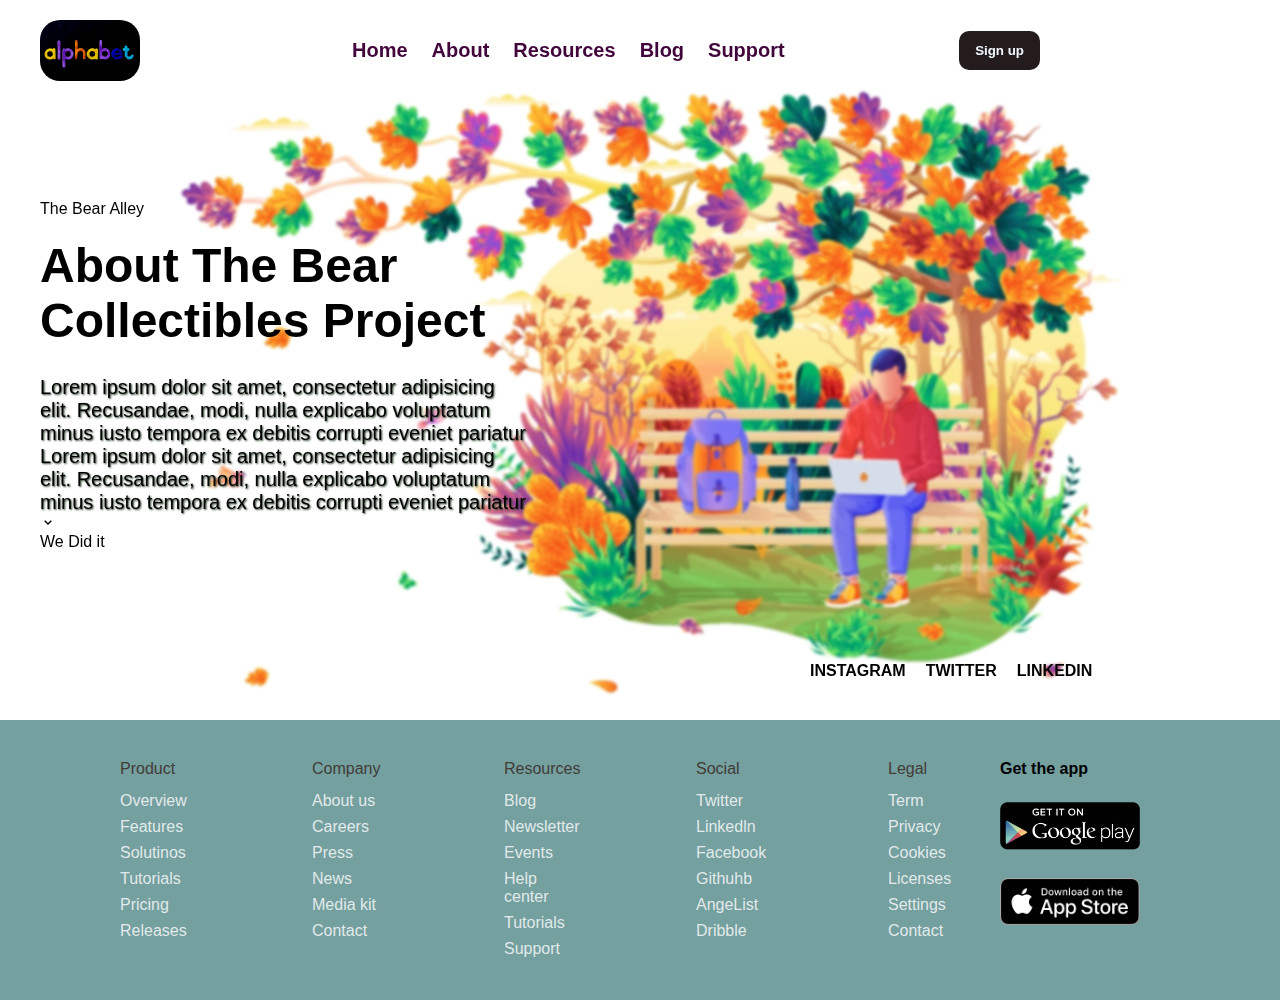
<file: page/about.html>
<!DOCTYPE html>
<html lang="en">
<head>
    <meta charset="UTF-8">
    <meta http-equiv="X-UA-Compatible" content="IE=edge">
    <meta name="viewport" content="width=device-width, initial-scale=1.0">
    <title>Bui Van Thanh Vinh - PS28645</title>
    <link href='https://unpkg.com/boxicons@2.1.4/css/boxicons.min.css' rel='stylesheet'>
    <link rel="stylesheet" href="/style.css">
</head>
<style>
    .footer{
        margin-top: 100px;
    }
    .header {
        position: relative;
       
        
    }
    .body-site{
        position: absolute;
        top: 200px;
        display: flex;
        width: 1200px;
        height: 480px;
    }
    .body-site .left-about {
        width: 50%;
        
     
    }
    .left-about .title {
        padding-top: 20px;
        font-size: 24px;
    }
    .left-about .content {
        padding-top: 28px;
        font-size: 20px;
        text-shadow: 1px 1px 2px rgb(32, 54, 32);
    
        
    }
    .body-site .right-about {
        width: 50%;
    }
    .body-site .right-about .social {
        position: absolute;
        bottom: 0;
    }
    .body-site .right-about .social ul {
        display: flex;
        padding-left: 160px;
    }
    .body-site .right-about .social ul li{
        
        list-style: none;
        padding: 0 10px;
    }
    .body-site .right-about .social ul li a {
        text-decoration: none;
        font-weight: bold;
        color: black;
    }
    .body-site .right-about .social ul li a:hover {
        border-bottom: solid 5px green;
        transition: 0.7s;
        color: green;
    }
    .right-about .picture img {
        width: 360px;
    }

    body{

    backdrop-filter: blur(1.5px);
    background-image: url(/img/img-1.jpg);
    background-repeat: no-repeat;
    background-position: center center;
    height: 760px;
    position: relative;
    
}
.footer {
    margin-top: 20px;
}
</style>
<body>
    <div class="container">
        <div class="nav">
            <div class="header">
                <div class="logo-header">
                    <img src="/img/pexels-magda-ehlers-1337386.jpg" alt="logo">
                </div>
                <div class="menu-header">
                    <ul>
                        <li><a href="/index.html">Home</a></li>
                        <li><a href="/page/about.html">About</a></li>
                        <li><a href="">Resources</a></li>
                        <li><a href="">Blog</a></li>
                        <li><a href="">Support</a></li>
                    </ul>
                </div>
                <div class="sign-up">
                    <a href="/page/login.html"><input class="login" type="button" value="Sign up"></a>
                </div>
                
            </div>
            
        </div>
        <div class="body-site">
            <div class="left-about">
                <div class="sub-title">
                    The Bear Alley
                </div>
                <div class="title">
                    <h1>About The Bear <br>
                        Collectibles Project</h1>
                </div>
                <div class="content">
                    <p>
                        Lorem ipsum dolor sit amet, consectetur adipisicing <br>
                         elit. Recusandae, modi, nulla explicabo voluptatum <br>
                          minus iusto tempora ex debitis corrupti eveniet pariatur <br>
                          Lorem ipsum dolor sit amet, consectetur adipisicing <br>
                          elit. Recusandae, modi, nulla explicabo voluptatum <br>
                           minus iusto tempora ex debitis corrupti eveniet pariatur
                          
                    </p>
                </div>
                <div class="we-did">
                    <i class='bx bx-chevron-down'></i>
                    <p>We Did it</p>
                </div>
    
            </div>
    
    
            <div class="right-about">

                <div class="social">
                    <ul>
                        <li><a href="#">INSTAGRAM</a></li>
                        <li><a href="#">TWITTER</a></li>
                        <li><a href="#">LINKEDIN</a></li>
                    </ul>
                </div>
            </div>
    
        </div>
    </div>
    

    <div class="footer">
        <div class="column-1">
            <div class="title">
                    <p>Product</p>
            </div>
            <ul>
                <li><a href="">Overview</a></li>
                <li><a href="">Features</a></li>
                <li><a href="">Solutinos</a></li>
                <li><a href="">Tutorials</a></li>
                <li><a href="">Pricing</a></li>
                <li><a href="">Releases</a></li>
            </ul>
            
        </div>
        <div class="column-2">
            <div class="title">
                    <p>Company</p>
            </div>
            <ul>
                <li><a href="">About us</a></li>
                <li><a href="">Careers</a></li>
                <li><a href="">Press</a></li>
                <li><a href="">News</a></li>
                <li><a href="">Media kit</a></li>
                <li><a href="">Contact</a></li>
            </ul>
            
        </div>

        <div class="column-3">
            <div class="title">
                    <p>Resources</p>
            </div>
            <ul>
                <li><a href="">Blog</a></li>
                <li><a href="">Newsletter</a></li>
                <li><a href="">Events</a></li>
                <li><a href="">Help center</a></li>
                <li><a href="">Tutorials</a></li>
                <li><a href="">Support</a></li>
            </ul>
            
        </div>

        <div class="column-4">
            <div class="title">
                    <p>Social</p>
            </div>
            <ul>
                <li><a href="">Twitter</a></li>
                <li><a href="">Linkedln</a></li>
                <li><a href="">Facebook</a></li>
                <li><a href="">Githuhb</a></li>
                <li><a href="">AngeList</a></li>
                <li><a href="">Dribble</a></li>
            </ul>
            
        </div>

        <div class="column-5">
            <div class="title">
                    <p>Legal</p>
            </div>
            <ul>
                <li><a href="">Term</a></li>
                <li><a href="">Privacy</a></li>
                <li><a href="">Cookies</a></li>
                <li><a href="">Licenses</a></li>
                <li><a href="">Settings</a></li>
                <li><a href="">Contact</a></li>
            </ul>
            
        </div>

        <div class="app">
                <div class="title-app">
                    Get the app
                </div>
                <div class="ch-play">
                    <a href="#"><img src="/img/googleplay.png" alt="Chplay"></a>
                </div>
                <div class="app-store">
                    <a href="#"><img src="/img/appstore.png" alt="Appstore"></a>
                </div>
        </div>
    </div>
</body>
</html>
</file>
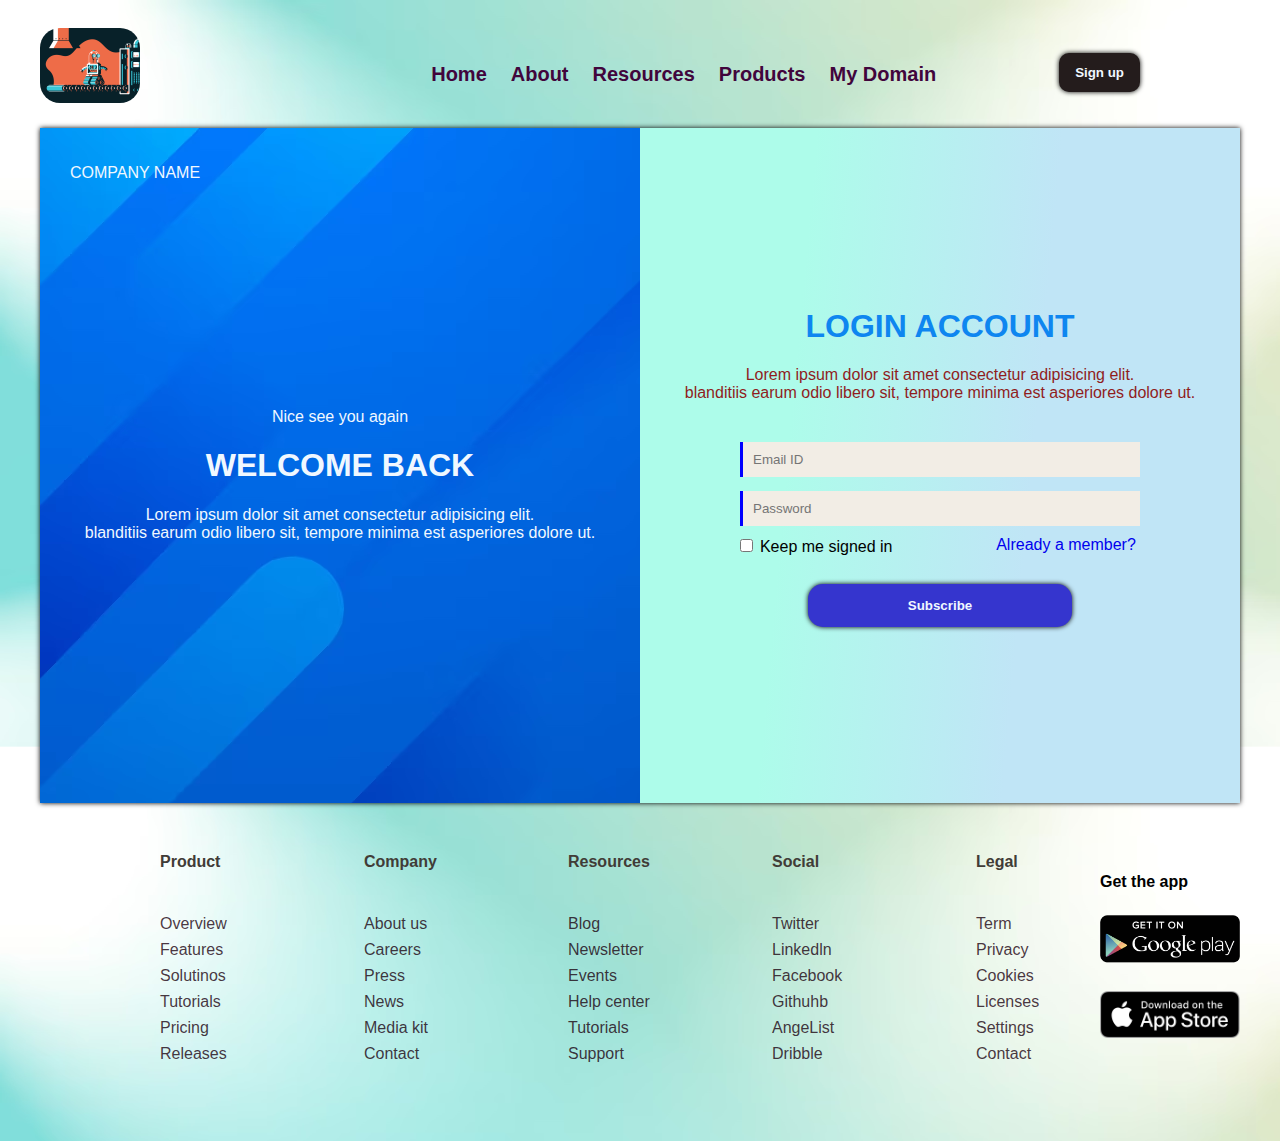
<file: page/login.html>
<!DOCTYPE html>
    <html lang="en">
    <head>
        <meta charset="UTF-8">
        <meta http-equiv="X-UA-Compatible" content="IE=edge">
        <meta name="viewport" content="width=device-width, initial-scale=1.0">
        <title>Login Form</title>
        <link rel="shortcut icon" href="https://img.freepik.com/free-vector/www-icon_23-2147934051.jpg?w=740&t=st=1676834757~exp=1676835357~hmac=5eed4b25ed407f253a1c1d71f9e2ed94872a7ae63d518bee13a6077777db8d74">
        <link href='https://unpkg.com/boxicons@2.1.4/css/boxicons.min.css' rel='stylesheet'>
    </head>
    <style>
        *{
            box-sizing: border-box;
            padding: 0;
            border: 0;
            font-family: sans-serif;

        }

        .container{
                margin: 0 auto;
                max-width: 1200px;
        }

    body{
        background-image: url(../img/background-image.avif);
        background-size: 100%;
    }
    /* HEADER CSS */

    .header{
        height: 120px;
        display: flex;
        position: relative;
        
        
    }
    .nav{
        height: 700px;
    }
    .section-1{
        height: 300px;
        margin-top: 40px;
        margin-bottom: 80px;
    }
    .header .logo-header {
        width: 25%;
    }
    .header .menu-header{
        width: 55%;
    
        

        
    }
    .header .menu-header ul{
    
        list-style: none;
        display: flex;
        transition: all 0.3 ease-in;
        padding-left: 12%;
        
    }
    .header .menu-header ul a {

        padding: 0 12px;
        text-decoration: none;
        line-height: 100px;
        font-size: 20px;
        font-weight: bold;
        color: rgb(65, 5, 60);    
        transition: 0.7s;
        
    }
    .header .menu-header ul a:hover {
        border-bottom: 5px solid rgb(161, 127, 127);
        font-size: 25px;
        color: rgb(180, 13, 97);
        transition: 0.7s;
    }

    .logo-header img{
        margin-top: 20px;
        width: 100px;
        left: 0;
        border-radius: 20px;
    }
    .header .sign-up{
        width: 20%;
        
    }
    .header .sign-up input:hover{
    transition: 0.8s;
    background-color: wheat ;
    color: rgb(73, 7, 27);
    }
    
    .sign-up input{
        
        padding: 12px 16px;
        position: absolute;
        right: 100px;
        bottom: 30%;
        color: aliceblue;
        background-color: rgb(36, 28, 28);
        border-radius: 10px;
        font-weight: bold;
    }


    /* END HEADER    */
        .login{
            margin: 0 auto;
            box-shadow: 0px 0px 5px black;
            display: flex;
            max-width: 1200px;
            
            
        }
        .left-item{
            width: 50%;
            width: 658px;
            height: 675px;
            background-image: url(../img/gradient-dynamic-blue-lines-background_23-2148995756.avif);
            float: left;
            position: relative;
            color: aliceblue;
        }
        .left-item .title-top {
            position: absolute;
            left: 30px;
            top: 20px;
        }
        .left-item> .sub-title-center{
            text-align: center;
            margin-top: 280px;
            
        }
        .left-item .title-center {
            text-align: center;
        }
        .left-item .text-title{
            margin: 0 auto;
            text-align: center;
        }

        .right-item{
            width: 50%;
            background-color: bisque;
            float: left;
            width: 658px;
            height: 675px;
            text-align: center;
            background-image: linear-gradient( 95.2deg, rgba(173,252,234,1) 26.8%, rgba(192,229,246,1) 64% );
            
        }
        .right-item .title{
            margin-top: 180px;
            color: rgb(14, 134, 240);
        }
        .right-item .sub-title{
            color: rgb(144, 29, 29);
        }
        .right-item .form-login{
            padding-top: 40px;
    
        }
        .right-item .form-login input {
            padding: 10px;
            width: 400px;    

        }
        .right-item .form-login input:active{
            transform: scale(0.99);
        }

        .right-item .form-login .box-1{
            margin-bottom: 14px;
            background-color: rgb(242, 237, 229);
            border-left: solid 3px blue;
            outline: none;
        }
        .right-item .form-login .box-2{
            background-color: rgb(242, 237, 229);
            padding-top: 10px;
            border-left: solid 3px blue;
            outline: none;
        }
        .right-item .text-keep {
            margin-top: 10px;   
            position: relative;
            right: 0;


        }
        .right-item .text-keep .left{
            position: absolute;
            width: 50%;
            left: 24px;
        }
        .right-item .text-keep .right{
            width: 50%;
            position: absolute;
            right: 24px;

        }
        .right-item .text-keep .right a{
            text-decoration: none;
        }
        .bottom-subscribe{
            padding-top: 48px;
        }
        .right-item .bottom-subscribe input{
            padding: 14px 100px;
            border-radius: 15px;
            color: aliceblue;
            background-color: rgb(53, 53, 206);
            font-weight: bold;
            transition: all 0.9s linear;    
        }
        .right-item .bottom-subscribe input:hover{
            background-color: aqua;
            color: rgb(56, 50, 50); 
            font-weight: bold;
            cursor: pointer;

        }
        .footer{
        height: 300px;
        display: flex;
        border: 10px 10px 10px;
        max-width: 1200px;
        margin: 30px auto 0 auto;
        }
        .footer ul li {
            list-style: none;
            padding: 4px 0;
        }
        .footer ul li a {
            text-decoration: none;
            color: rgba(27, 2, 15, 0.8);
        }
        .footer ul li a:hover{  
            color: rgb(133, 88, 88);
            border-bottom: solid 2px black;
        }   
        .footer .column-1,
        .footer .column-2,
        .footer .column-3,
        .footer .column-4,      
        .footer .column-5{
            width: 18%;
            padding-top: 4px ;
            padding-left: 120px;
        }
        .footer .title {
            color: rgb(65, 60, 55);
            padding-bottom: 8px;
            font-weight: bold;
            
        }
        .footer .title p{
            transition: all 0.3s linear;
        }
        .footer .title p:hover{
            color: #371274;
            border-left: solid 2px red;
            padding-left: 2px;
            
        }

        .footer .app{
            padding-left: 40px;
            padding-top: 40px ;
        }
        .footer .app .title-app{
            font-weight: bold;
        }
        .footer .app img{
            padding-top: 20px;
            width: 140px;
        }
    </style>
    <body>
        <div class="container">
                <div class="header">
                    <div class="logo-header">
                        <img src="../img/geometric-robot-transporter-large.gif" alt="logo">
                    </div>
                    <div class="menu-header">
                        <ul>
                            <li><a href="../index.html">Home</a></li>
                        <li><a href="./about.html">About</a></li>
                        <li><a href="#">Resources</a></li>
                        <li><a href="./product.html">Products</a></li>
                        <li><a href="./mydomain.html">My Domain</a></li>
                        </ul>
                    </div>
                    <div class="sign-up">
                        <a href="./login.html"><input class="login" type="button" value="Sign up"></a>
                    </div>
                    
                </div>
            </div>
            <div class="login">
                <div class="left-item">
                    <div class="title-top">
                        <p>COMPANY NAME</p>
                    </div>
                    <div class="sub-title-center">
                        <p>Nice see you again</p>
                    </div>
                    <div class="title-center">
                        <h1>WELCOME BACK</h1>
                    </div>
                    <div class="text-title">
                        Lorem ipsum dolor sit amet consectetur adipisicing elit. <br>
                        blanditiis earum odio libero sit, tempore minima est asperiores dolore ut. 
                    </div>
                </div>
                <div class="right-item">
                    <div class="title">
                        <h1>LOGIN ACCOUNT</h1>
                    </div>
                    <div class="sub-title">
                        Lorem ipsum dolor sit amet consectetur adipisicing elit. <br>
                        blanditiis earum odio libero sit, tempore minima est asperiores dolore ut. 
                    </div>
                    <div class="form-login">
                        <input class="box-1" type="text" id="" placeholder="Email ID"><br>
                        <input class="box-2" type="password" id="" placeholder="Password"><br>
                    </div>
                    <div class="text-keep">
                        <div class="left">
                            <input type="checkbox">
                            Keep me signed in
                        </div>
                        <div class="right">
                            <a href="#">Already a member?</a>
                        </div>
        
                    </div>
                    <div class="bottom-subscribe" >
                        <input class="login" type="button" value="Subscribe">
                    </div>
                </div>
            </div>

            <!-- FOOTER -->

            <div class="footer">
                <div class="column-1">
                    <div class="title">
                            <p>Product</p>
                    </div>
                    <ul>
                        <li><a href="#">Overview</a></li>
                        <li><a href="#">Features</a></li>
                        <li><a href="#">Solutinos</a></li>
                        <li><a href="#">Tutorials</a></li>
                        <li><a href="#">Pricing</a></li>
                        <li><a href="#">Releases</a></li>
                    </ul>
                    
                </div>
                <div class="column-2">
                    <div class="title">
                            <p>Company</p>
                    </div>
                    <ul>
                        <li><a href="#">About us</a></li>
                        <li><a href="#">Careers</a></li>
                        <li><a href="#">Press</a></li>
                        <li><a href="#">News</a></li>
                        <li><a href="#">Media kit</a></li>
                        <li><a href="#">Contact</a></li>
                    </ul>
                    
                </div>
        
                <div class="column-3">
                    <div class="title">
                            <p>Resources</p>
                    </div>
                    <ul>
                        <li><a href="#">Blog</a></li>
                        <li><a href="#">Newsletter</a></li>
                        <li><a href="#">Events</a></li>
                        <li><a href="#">Help center</a></li>
                        <li><a href="#">Tutorials</a></li>
                        <li><a href="#">Support</a></li>
                    </ul>
                    
                </div>
        
                <div class="column-4">
                    <div class="title">
                            <p>Social</p>
                    </div>
                    <ul>
                        <li><a href="">Twitter</a></li>
                        <li><a href="">Linkedln</a></li>
                        <li><a href="">Facebook</a></li>
                        <li><a href="">Githuhb</a></li>
                        <li><a href="">AngeList</a></li>
                        <li><a href="">Dribble</a></li>
                    </ul>
                    
                </div>
        
                <div class="column-5">
                    <div class="title">
                            <p>Legal</p>
                    </div>
                    <ul>
                        <li><a href="">Term</a></li>
                        <li><a href="">Privacy</a></li>
                        <li><a href="">Cookies</a></li>
                        <li><a href="">Licenses</a></li>
                        <li><a href="">Settings</a></li>
                        <li><a href="">Contact</a></li>
                    </ul>
                    
                </div>
        
                <div class="app">
                        <div class="title-app">
                            Get the app
                        </div>
                        <div class="ch-play">
                            <a href="#"><img src="../img/googleplay.png" alt="Chplay"></a>
                        </div>
                        <div class="app-store">
                            <a href="#"><img src="../img/appstore.png" alt="Appstore"></a>
                        </div>
                </div>
            </div>
            
        </div>

        
    </body>
    </html>
</file>
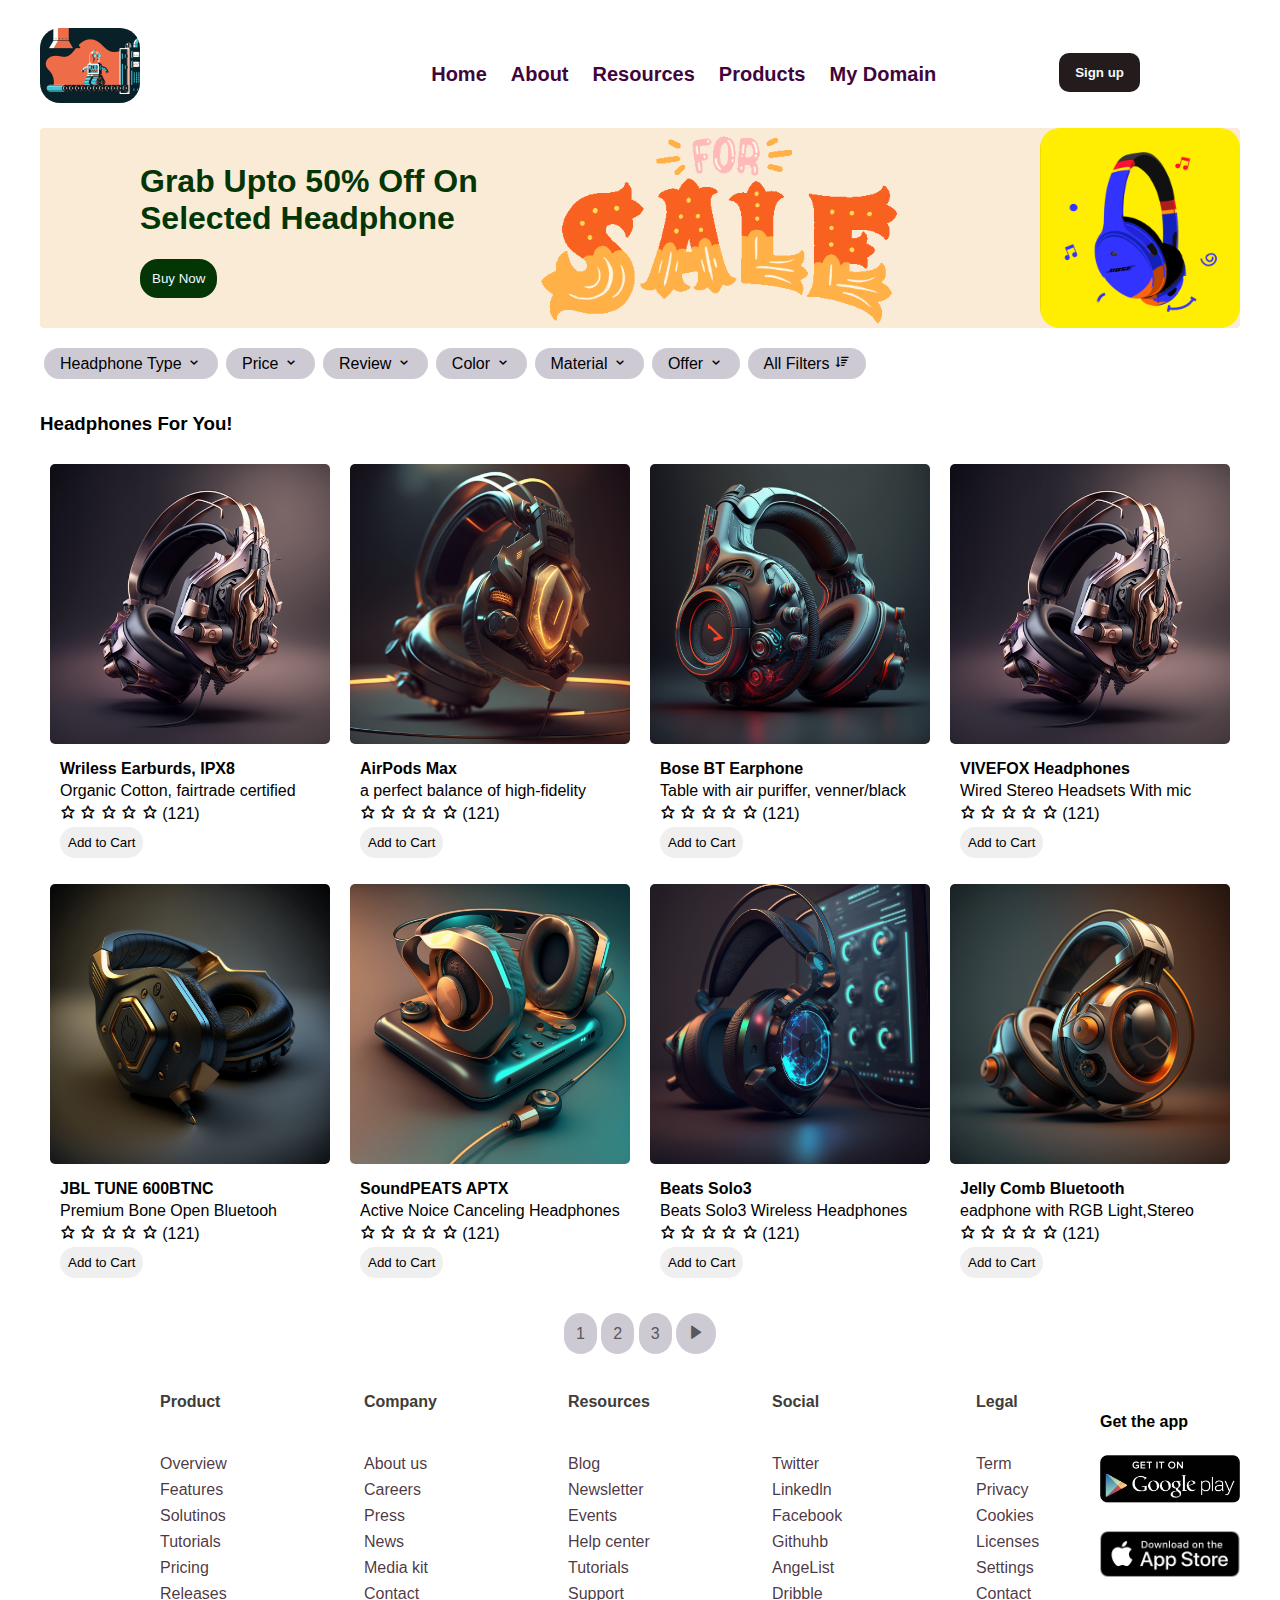
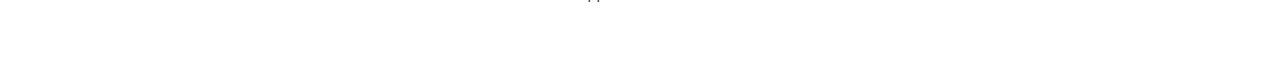
<file: page/product.html>
<!DOCTYPE html>
<html lang="en">
<head>
    <meta charset="UTF-8">
    <meta http-equiv="X-UA-Compatible" content="IE=edge">
    <meta name="viewport" content="width=device-width, initial-scale=1.0">
    <title>Product</title>
    <link rel="shortcut icon" href="https://img.freepik.com/free-vector/www-icon_23-2147934051.jpg?w=740&t=st=1676834757~exp=1676835357~hmac=5eed4b25ed407f253a1c1d71f9e2ed94872a7ae63d518bee13a6077777db8d74">
    <link href='https://unpkg.com/boxicons@2.1.4/css/boxicons.min.css' rel='stylesheet'>
</head>
<style>
    *{
        box-sizing: border-box;
        padding: 0;
        border: 0;
        font-family: sans-serif;

    }

    .container{
            margin: 0 auto;
            max-width: 1200px;
    }

body{
    background-size: 100%;
}
/* HEADER CSS */

.header{
    height: 120px;
    display: flex;
    position: relative;
    
    
}
.nav{
    height: 700px;
}
.section-1{
    height: 300px;
    margin-top: 40px;
    margin-bottom: 80px;
}
.header .logo-header {
    width: 25%;
}
.header .menu-header{
    width: 55%;

    

    
}
.header .menu-header ul{

    list-style: none;
    display: flex;
    transition: all 0.3 ease-in;
    padding-left: 12%;
    
}
.header .menu-header ul a {

    padding: 0 12px;
    text-decoration: none;
    line-height: 100px;
    font-size: 20px;
    font-weight: bold;
    color: rgb(65, 5, 60);    
    transition: 0.7s;
    
}
.header .menu-header ul a:hover {
    border-bottom: 5px solid rgb(161, 127, 127);
    font-size: 25px;
    color: rgb(180, 13, 97);
    transition: 0.7s;
}

.logo-header img{
    margin-top: 20px;
    width: 100px;
    left: 0;
    border-radius: 20px;
}
.header .sign-up{
    width: 20%;
    
}
.header .sign-up input:hover{
    transition: 0.8s;
    background-color: wheat ;
    color: rgb(73, 7, 27);
}
.sign-up input{
    
    padding: 12px 16px;
    position: absolute;
    right: 100px;
    bottom: 30%;
    color: aliceblue;
    background-color: rgb(36, 28, 28);
    border-radius: 10px;
    font-weight: bold;
}


/* END HEADER    */
   
    .footer{
    height: 300px;
    display: flex;
    border: 10px 10px 10px;
    max-width: 1200px;
    margin: 30px auto 0 auto;
    }
    .footer ul li {
        list-style: none;
        padding: 4px 0;
    }
    .footer ul li a {
        text-decoration: none;
        color: rgba(27, 2, 15, 0.8);
    }
    .footer ul li a:hover{  
        color: rgb(133, 88, 88);
        border-bottom: solid 2px black;
    }   
    .footer .column-1,
    .footer .column-2,
    .footer .column-3,
    .footer .column-4,      
    .footer .column-5{
        width: 18%;
        padding-top: 4px ;
        padding-left: 120px;
    }
    .footer .title {
        color: rgb(65, 60, 55);
        padding-bottom: 8px;
        font-weight: bold;
        
    }
    .footer .title p{
        transition: all 0.3s linear;
    }
    .footer .title p:hover{
        color: #371274;
        border-left: solid 2px red;
        padding-left: 2px;
        
    }

    .footer .app{
        padding-left: 40px;
        padding-top: 40px ;
    }
    .footer .app .title-app{
        font-weight: bold;
    }
    .footer .app img{
        padding-top: 20px;
        width: 140px;
    }
    .section-product{
        max-width: 1200px;
        margin: 0 auto;
    }
    .header-product {
        padding-left: 100px;
        height: 200px;
        background-color: antiquewhite;
        background-size: 1200px;
        background-position: center center;
        position: relative;
        border-radius: 4px;

    }
    .sale-gif {
        position: absolute;
        right: 340px;
        top: 0px;
    }
    .sale-gif img {
      
        height: 200px;
    }
    .headphone-gif {
        position: absolute;
        right: 0px;
        top: 0px;
    }
    .headphone-gif img {
        width: 200px;
        height: 200px;
        border-radius: 20px;
    }
    .header-product .title-product{
        padding-top: 14px;
        color: rgb(4, 53, 4);
        
    }
    .header-product .button-buy button{
        padding: 12px;
        border-radius: 18px;
        color: aliceblue;
        background-color: rgb(4, 53, 4);
        transition: all 0.3s linear;
    }
    .header-product .button-buy button:hover{
        background-color: #a6b2c5;
        box-shadow: 0 0 0 5px #3b83f65f;
        color: #1b0505;
    }
    .item-choose ul{
        display: flex;
        list-style: none;
    }
    .item-choose ul a {
        padding: 4px;
        text-decoration: none;
    }
    .item-choose ul a li{
        background-color: #cecad4;
        color: black;

        padding: 6px 16px;
        border-radius: 16px;
    }
    .title-product-card{
        color: black;
        margin-top: 30px;

    }
    .list-product{
        display: flex;
    }
    .list-product .product{
        margin: 10px 10px;
        width: 280px;
        height: 400px;
        border-radius: 10px;
        transition: all 0.1s linear;
        

    }
    .list-product .product:hover{
        box-shadow: 0 0  8px rgb(75, 50, 50);

    }
    .info-product{
        padding-left: 10px;
        
    }
    
    .product .img-product img{
        width: 280px;
        height: 280px;
        margin-bottom: 12px;
        border-radius: 5px;
    }
    .product .name-product {
        font-weight: bold;
        padding-bottom: 4px;
    }

    .product .describe-product{
        padding-bottom: 4px;
    }
    .product .rate-product {
        padding-bottom: 4px;
    }
    .product .add-to-card button{
        padding: 8px;
        border-radius: 15px;
        transition: all 0.2s linear;

    }
    .product .add-to-card button:hover{
        background-color: rgb(4, 51, 4);
        color: white;
    }
    .page-navigation {
        margin-top: 30px;
        text-align: center;
    }
    .page-navigation a{
        padding: 12px;
        text-decoration: none;
        background-color: #cecad4;
        border-radius: 80px;
        color: #59565c;
    }
    .page-navigation a:hover{
        background-color: rgb(35, 65, 5);
        color: aliceblue;
    }
</style>
<body>
    <div class="container">
            <div class="header">
                <div class="logo-header">
                    <img src="../img/geometric-robot-transporter-large.gif" alt="logo">
                </div>
                <div class="menu-header">
                    <ul>
                        <li><a href="../index.html">Home</a></li>
                        <li><a href="./about.html">About</a></li>
                        <li><a href="#">Resources</a></li>
                        <li><a href="./product.html">Products</a></li>
                        <li><a href="./mydomain.html">My Domain</a></li>
                    </ul>
                </div>
                <div class="sign-up">
                    <a href="./login.html"><input class="login" type="button" value="Sign up"></a>
                </div>
                
            </div>
        </div>
        <!-- END HEADER -->
        <div class="section-product">
            <div class="header-product">
                <div class="title-product">
                    <h1>Grab Upto 50% Off On <br>
                    Selected Headphone</h1>
                </div>
                <div class="button-buy">
                    <button>Buy Now</button>
                </div>
                <div class="sale-gif">
                    <img src="../img/sale.gif" alt="Sale img">
                </div>
                <div class="headphone-gif">
                    <img src="../img/headphone.gif" alt="Headphone img">
                </div>
            </div>
            <div class="item-choose">
                <ul>
                    <a href="#"><li>Headphone Type <i class='bx bx-chevron-down'></i></li></a>
                    <a href="#"><li>Price <i class='bx bx-chevron-down'></i></li></a>
                    <a href="#"><li>Review <i class='bx bx-chevron-down'></i></li></a>
                    <a href="#"><li>Color <i class='bx bx-chevron-down'></i></li></a>
                    <a href="#"><li>Material <i class='bx bx-chevron-down'></i></li></a>
                    <a href="#"><li>Offer <i class='bx bx-chevron-down'></i></li></a>
                    <a href="#"><li>All Filters <i class='bx bx-sort-down' ></i></li></a>
                </ul>
            </div>
            <div class="title-product-card">
                <h3>Headphones For You!</h3>
            </div>
            <div class="list-product">
                <!-- LIST PRODUCT-1-->
                <div class="product">
                    <div class="img-product">
                        <img src="../img/headphone-1.png" alt="img product">
                    </div>
                   <div class="info-product">
                        <div class="name-product">
                            Wriless Earburds, IPX8
                        </div>
                        <div class="describe-product">
                            Organic Cotton, fairtrade certified
                        </div>
                        <div class="rate-product">
                            <i class='bx bx-star'></i>
                            <i class='bx bx-star'></i>
                            <i class='bx bx-star'></i>
                            <i class='bx bx-star'></i>
                            <i class='bx bx-star'></i>
                            (121)
                        </div>
                        <div class="add-to-card">
                            <a href="./productcard.html"><button>Add to Cart</button></a>
                        </div>
                   </div>
                </div>

                <div class="product">
                    <div class="img-product">
                        <img src="../img/headphone-2.png" alt="img product">
                    </div>
                   <div class="info-product">
                        <div class="name-product">
                            AirPods Max
                        </div>
                        <div class="describe-product">
                            a perfect balance of high-fidelity 
                        </div>
                        <div class="rate-product">
                            <i class='bx bx-star'></i>
                            <i class='bx bx-star'></i>
                            <i class='bx bx-star'></i>
                            <i class='bx bx-star'></i>
                            <i class='bx bx-star'></i>
                            (121)
                        </div>
                        <div class="add-to-card">
                            <a href="./productcard.html"><button>Add to Cart</button></a>
                        </div>
                   </div>
                </div>
                
                <div class="product">
                    <div class="img-product">
                        <img src="../img/headphone-3.png" alt="img product">
                    </div>
                   <div class="info-product">
                        <div class="name-product">
                            Bose BT Earphone
                        </div>
                        <div class="describe-product">
                            Table with air puriffer, venner/black
                        </div>
                        <div class="rate-product">
                            <i class='bx bx-star'></i>
                            <i class='bx bx-star'></i>
                            <i class='bx bx-star'></i>
                            <i class='bx bx-star'></i>
                            <i class='bx bx-star'></i>
                            (121)
                        </div>
                        <div class="add-to-card">
                            <a href="./productcard.html"><button>Add to Cart</button></a>
                        </div>
                   </div>
                </div>

                <div class="product">
                    <div class="img-product">
                        <img src="../img/headphone-1.png" alt="img product">
                    </div>
                   <div class="info-product">
                        <div class="name-product">
                            VIVEFOX Headphones
                        </div>
                        <div class="describe-product">
                            Wired Stereo Headsets With mic
                        </div>
                        <div class="rate-product">
                            <i class='bx bx-star'></i>
                            <i class='bx bx-star'></i>
                            <i class='bx bx-star'></i>
                            <i class='bx bx-star'></i>
                            <i class='bx bx-star'></i>
                            (121)
                        </div>
                        <div class="add-to-card">
                            <a href="../productcard.html"><button>Add to Cart</button></a>
                        </div>
                   </div>
                </div>

            </div>
                      
            
<!-- LIST PRODUCT-2 -->
            <div class="list-product">
                <div class="product">
                    <div class="img-product">
                        <img src="../img/IMG4.png" alt="img product">
                    </div>
                   <div class="info-product">
                        <div class="name-product">
                            JBL TUNE 600BTNC
                        </div>
                        <div class="describe-product">
                            Premium Bone Open Bluetooh
                        </div>
                        <div class="rate-product">
                            <i class='bx bx-star'></i>
                            <i class='bx bx-star'></i>
                            <i class='bx bx-star'></i>
                            <i class='bx bx-star'></i>
                            <i class='bx bx-star'></i>
                            (121)
                        </div>
                        <div class="add-to-card">
                            <a href="./productcard.html"><button>Add to Cart</button></a>
                        </div>
                   </div>
                </div>

                <div class="product">
                    <div class="img-product">
                        <img src="../img/img5.png" alt="img product">
                    </div>
                   <div class="info-product">
                        <div class="name-product">
                            SoundPEATS APTX
                        </div>
                        <div class="describe-product">
                            Active Noice Canceling Headphones
                        </div>
                        <div class="rate-product">
                            <i class='bx bx-star'></i>
                            <i class='bx bx-star'></i>
                            <i class='bx bx-star'></i>
                            <i class='bx bx-star'></i>
                            <i class='bx bx-star'></i>
                            (121)
                        </div>
                        <div class="add-to-card">
                            <a href="./productcard.html"><button>Add to Cart</button></a>
                        </div>
                   </div>
                </div>
                
                <div class="product">
                    <div class="img-product">
                        <img src="../img/img6.png" alt="img product">
                    </div>
                   <div class="info-product">
                        <div class="name-product">
                            Beats Solo3
                        </div>
                        <div class="describe-product">
                            Beats Solo3 Wireless Headphones
                        </div>
                        <div class="rate-product">
                            <i class='bx bx-star'></i>
                            <i class='bx bx-star'></i>
                            <i class='bx bx-star'></i>
                            <i class='bx bx-star'></i>
                            <i class='bx bx-star'></i>
                            (121)
                        </div>
                        <div class="add-to-card">
                            <a href="./productcard.html"><button>Add to Cart</button></a>
                        </div>
                   </div>
                </div>

                <div class="product">
                    <div class="img-product">
                        <img src="../img/img7.png" alt="img product">
                    </div>
                   <div class="info-product">
                        <div class="name-product">
                            Jelly Comb Bluetooth
                        </div>
                        <div class="describe-product">
                            eadphone with RGB Light,Stereo
                        </div>
                        <div class="rate-product">
                            <i class='bx bx-star'></i>
                            <i class='bx bx-star'></i>
                            <i class='bx bx-star'></i>
                            <i class='bx bx-star'></i>
                            <i class='bx bx-star'></i>
                            (121)
                        </div>
                        <div class="add-to-card">
                            <a href="./productcard.html"><button>Add to Cart</button></a>
                        </div>
                   </div>
                </div>

            </div>
        </div>
        <div class="page-navigation">
            <a href="#">1</a>
            <a href="#">2</a>
            <a href="#">3</a>
            <a href="#"><i class='bx bxs-right-arrow'></i></a>
        </div>

        <!-- FOOTER -->

        <div class="footer">
            <div class="column-1 ">
                <div class="title">
                        <p>Product</p>
                </div>
                <ul>
                    <li><a href="">Overview</a></li>
                    <li><a href="">Features</a></li>
                    <li><a href="">Solutinos</a></li>
                    <li><a href="">Tutorials</a></li>
                    <li><a href="">Pricing</a></li>
                    <li><a href="">Releases</a></li>
                </ul>
                
            </div>
            <div class="column-2 ">
                <div class="title">
                        <p>Company</p>
                </div>
                <ul>
                    <li><a href="">About us</a></li>
                    <li><a href="">Careers</a></li>
                    <li><a href="">Press</a></li>
                    <li><a href="">News</a></li>
                    <li><a href="">Media kit</a></li>
                    <li><a href="">Contact</a></li>
                </ul>
                
            </div>
    
            <div class="column-3">
                <div class="title">
                        <p>Resources</p>
                </div>
                <ul>
                    <li><a href="">Blog</a></li>
                    <li><a href="">Newsletter</a></li>
                    <li><a href="">Events</a></li>
                    <li><a href="">Help center</a></li>
                    <li><a href="">Tutorials</a></li>
                    <li><a href="">Support</a></li>
                </ul>
                
            </div>
    
            <div class="column-4">
                <div class="title">
                        <p>Social</p>
                </div>
                <ul>
                    <li><a href="">Twitter</a></li>
                    <li><a href="">Linkedln</a></li>
                    <li><a href="">Facebook</a></li>
                    <li><a href="">Githuhb</a></li>
                    <li><a href="">AngeList</a></li>
                    <li><a href="">Dribble</a></li>
                </ul>
                
            </div>
    
            <div class="column-5">
                <div class="title">
                        <p>Legal</p>
                </div>
                <ul>
                    <li><a href="">Term</a></li>
                    <li><a href="">Privacy</a></li>
                    <li><a href="">Cookies</a></li>
                    <li><a href="">Licenses</a></li>
                    <li><a href="">Settings</a></li>
                    <li><a href="">Contact</a></li>
                </ul>
                
            </div>
    
            <div class="app">
                    <div class="title-app">
                        Get the app
                    </div>
                    <div class="ch-play">
                        <a href="#"><img src="../img/googleplay.png" alt="Chplay"></a>
                    </div>
                    <div class="app-store">
                        <a href="#"><img src="../img/appstore.png" alt="Appstore"></a>
                    </div>
            </div>
        </div>
        
    </div>

    
</body>
</html>
</file>
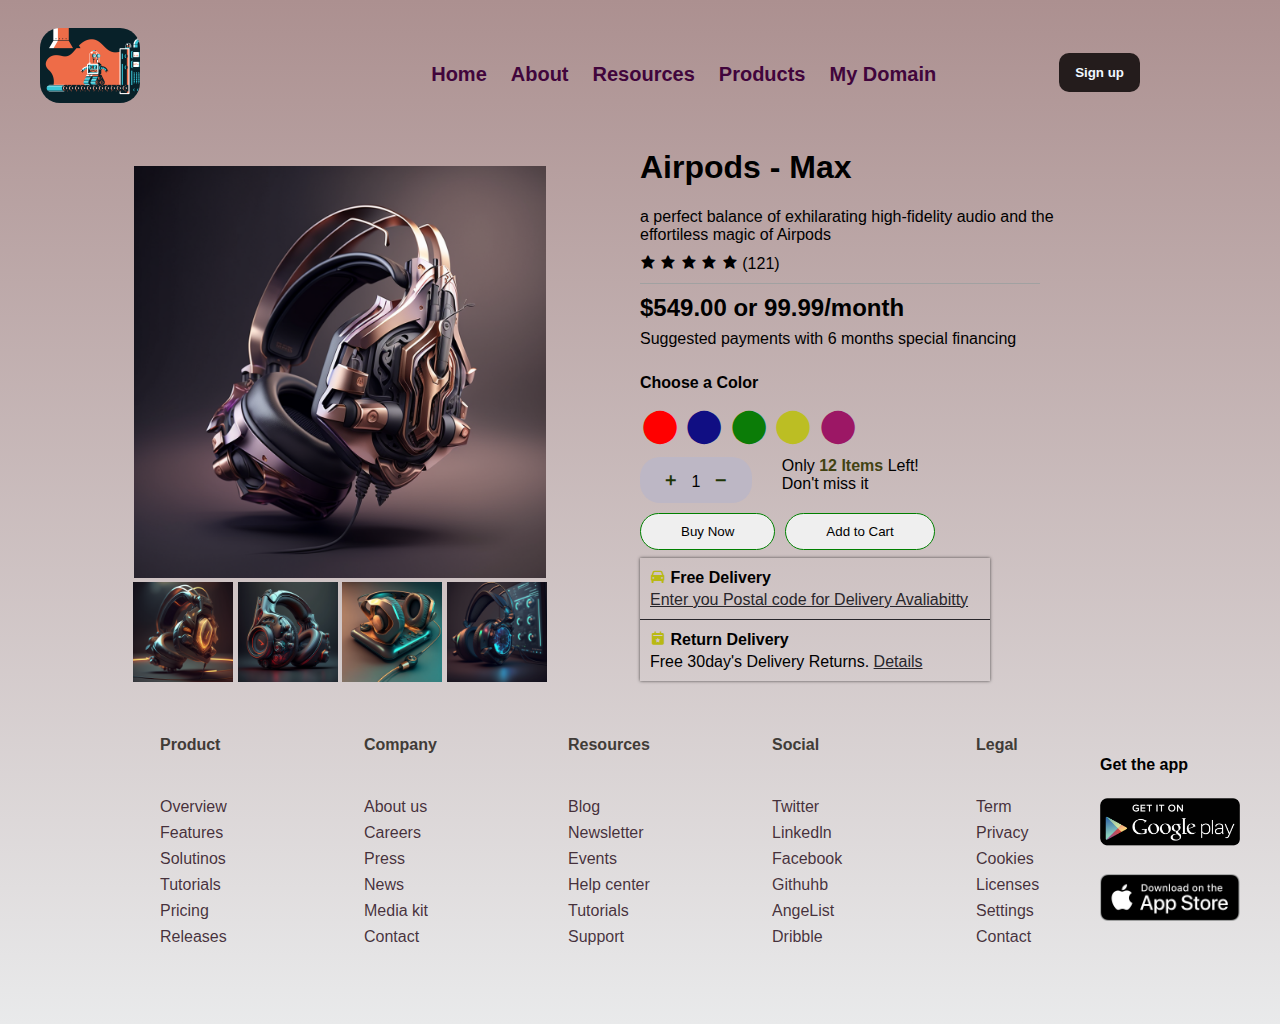
<file: page/productcard.html>
<!DOCTYPE html>
<html lang="en">
<head>
    <meta charset="UTF-8">
    <meta http-equiv="X-UA-Compatible" content="IE=edge">
    <meta name="viewport" content="width=device-width, initial-scale=1.0">
    <title>Cart Product</title>
    <link rel="shortcut icon" href="https://img.freepik.com/free-vector/www-icon_23-2147934051.jpg?w=740&t=st=1676834757~exp=1676835357~hmac=5eed4b25ed407f253a1c1d71f9e2ed94872a7ae63d518bee13a6077777db8d74">
    <link href='https://unpkg.com/boxicons@2.1.4/css/boxicons.min.css' rel='stylesheet'>
</head>
<style>
    *{
        box-sizing: border-box;
        padding: 0;
        border: 0;
        font-family: sans-serif;
    }
    .container{
            margin: 0 auto;
            max-width: 1200px;
    }

body{
    background: linear-gradient(#ac9090, #e9eaeb);
    background-size: 100%;
}
/* HEADER CSS */

.header{
    height: 120px;
    display: flex;
    position: relative;
    
    
}
.nav{
    height: 700px;
}
.section-1{
    height: 300px;
    margin-top: 40px;
    margin-bottom: 80px;
}
.header .logo-header {
    width: 25%;
}
.header .menu-header{
    width: 55%;   
}
.header .menu-header ul{

    list-style: none;
    display: flex;
    transition: all 0.3 ease-in;
    padding-left: 12%;
    
}
.header .menu-header ul a {

    padding: 0 12px;
    text-decoration: none;
    line-height: 100px;
    font-size: 20px;
    font-weight: bold;
    color: rgb(65, 5, 60);    
    transition: 0.7s;
    
}
.header .menu-header ul a:hover {
    border-bottom: 5px solid rgb(161, 127, 127);
    font-size: 25px;
    color: rgb(180, 13, 97);
    transition: 0.7s;
}

.logo-header img{
    margin-top: 20px;
    width: 100px;
    left: 0;
    border-radius: 20px;
}
.header .sign-up{
    width: 20%;
    
}
.header .sign-up input:hover{
    transition: 0.8s;
    background-color: wheat ;
    color: rgb(73, 7, 27);
}
.sign-up input{
    
    padding: 12px 16px;
    position: absolute;
    right: 100px;
    bottom: 30%;
    color: aliceblue;
    background-color: rgb(36, 28, 28);
    border-radius: 10px;
    font-weight: bold;
}


/* END HEADER    */
   
    .footer{
    height: 300px;
    display: flex;
    border: 10px 10px 10px;
    max-width: 1200px;
    margin: 30px auto 0 auto;
    }
    .footer ul li {
        list-style: none;
        padding: 4px 0;
    }
    .footer ul li a {
        text-decoration: none;
        color: rgba(27, 2, 15, 0.8);
    }
    .footer ul li a:hover{  
        color: rgb(133, 88, 88);
        border-bottom: solid 2px black;
    }   
    .footer .column-1,
    .footer .column-2,
    .footer .column-3,
    .footer .column-4,      
    .footer .column-5{
        width: 18%;
        padding-top: 4px ;
        padding-left: 120px;
    }
    .footer .title {
        color: rgb(65, 60, 55);
        padding-bottom: 8px;
        font-weight: bold;
        
    }
    .footer .title p{
        transition: all 0.3s linear;
    }
    .footer .title p:hover{
        color: #371274;
        border-left: solid 2px red;
        padding-left: 2px;
        
    }

    .footer .app{
        padding-left: 40px;
        padding-top: 40px ;
    }
    .footer .app .title-app{
        font-weight: bold;
    }
    .footer .app img{
        padding-top: 20px;
        width: 140px;
    }


    .shop-cart {
        display: flex;
        margin: 0 auto;
        max-width: 1200px;
    }
    .left-cart{
        width: 50%;
        margin-top: 38px;
    }
    .right-cart{
        width: 50%;
    }
    .left-cart .img-product{
        text-align: center;
    
    }
    .left-cart .img-product img{
        width: 412px;  
    }
    .sub-img-product{
        text-align: center;
       
    }
    .sub-img-product img {
        width: 100px;

    }
    .right-cart .sub-product {
        
    }
    .right-cart .rate-product{
        padding: 10px 0;
    }
    .right-cart .rate-product{
        
    }
    .right-cart .title-price{
        padding-top: 10px;
        font-size: 24px;
        font-weight: bold;
        padding-bottom: 8px;
    }
    .right-cart .sub-price {
        padding-bottom: 10px;
    }
    .quantity {
        display: flex;
    }
    .buy-addcart{
        display: flex;
    }
    .price {
        width: 400px;
        border-top: solid 1px rgb(161, 161, 161);
    }
    .choose-color {
    }
    .choose-color .title-color p{
        font-weight: bold;

    }
    .choose-color .item-color{
        margin-bottom: 8px
    }
    .choose-color .item-color i {
        font-size: 40px;

    }
    .choose-color .item-color i :hover{
        border: solid 2px blue;
    }
    
    .right-cart .quantity .quantity-1{
        padding: 0 15px;
        background-color: #bdb7c5;
        border-radius: 20px;
    }
    .right-cart .quantity .quantity-1 i {
        padding: 8px;
        line-height: 30px;
        font-weight: bold;
        color: rgb(30, 53, 7);
    }
    .right-cart .quantity .sub-quantity {
        padding-left: 30px;
    }
    .buy-addcart{
        margin-top: 10px;
    }
    .buy-addcart .buy{

    }
    .buy-addcart .buy button {
        padding: 10px 40px;
        border-radius: 20px;
        border: solid 1px green;
        transition: all 0.2s linear;
        
    }
    .buy-addcart .add-to-cart {
        padding-left: 10px;
    }
    .buy-addcart .add-to-cart button {
        padding: 10px 40px;
        border-radius: 20px;
        border: solid 1px green;
        transition: all 0.2s linear;
    }
    .buy-addcart .buy button:hover,
    .buy-addcart .add-to-cart button:hover{
        background-color: darkgreen;
        color: aliceblue;
    }
    .shipping{
        margin-top: 8px;
        width: 350px;
        box-shadow: 0 0 3px rgb(73, 69, 69);
    }
    .shipping .ship-1{
       padding: 10px;
       border-bottom: solid 1px #28262b ;
       
    }
    .name-ship{
        font-weight: bold;
        padding-bottom: 4px;
    }
    .sub-ship a{
        color: #28262b;
    }
    .shipping .ship-2{
        padding: 10px;
    }


</style>
<body>
    <div class="container">
            <div class="header">
                <div class="logo-header">
                    <img src="../img/geometric-robot-transporter-large.gif" alt="logo">
                </div>
                <div class="menu-header">
                    <ul>
                        <li><a href="../index.html">Home</a></li>
                        <li><a href="./about.html">About</a></li>
                        <li><a href="">Resources</a></li>
                        <li><a href="./product.html">Products</a></li>
                        <li><a href="./mydomain.html">My Domain</a></li>
                    </ul>
                </div>
                <div class="sign-up">
                    <a href="./login.html"><input class="login" type="button" value="Sign up"></a>
                </div>
                
            </div>
        </div>
        <!-- END HEADER -->
        <div class="shop-cart">
            <div class="left-cart">
                <div class="img-product">
                    <img src="../img/headphone-1.png" alt="anh san pham">
                </div>
                <div class="sub-img-product">
                    <img src="../img/headphone-2.png" alt="anh san pham">
                    <img src="../img/headphone-3.png" alt="anh san pham">
                    <img src="../img/img5.png" alt="anh san pham">
                    <img src="../img/img6.png" alt="anh san pham">
                </div>
            </div>
            <div class="right-cart">
                    <div class="name-product">
                        <h1>Airpods - Max</h1>
                    </div>
                    <div class="sub-product">
                        a perfect balance of exhilarating high-fidelity audio and the <br>
                        effortiless magic of Airpods
                    </div>
                    <div class="rate-product">
                        <i class='bx bxs-star' ></i>
                        <i class='bx bxs-star' ></i>
                        <i class='bx bxs-star' ></i>
                        <i class='bx bxs-star' ></i>
                        <i class='bx bxs-star' ></i>
                        (121)
                    </div>              
                <div class="price">
                    <div class="title-price">
                        $549.00 or 99.99/month
                    </div>
                    <div class="sub-price">
                        Suggested payments with 6 months special financing
                    </div>
                </div>
               
                <div class="choose-color">
                    <div class="title-color">
                        <p>Choose a Color</p>
                    </div>
                    <div class="item-color">
                        <i style="color: red;" class='bx bxs-circle' ></i>
                        <i style="color: rgb(16, 14, 131);" class='bx bxs-circle' ></i>
                        <i style="color: rgb(11, 124, 7);" class='bx bxs-circle' ></i>
                        <i style="color: rgb(188, 190, 35);" class='bx bxs-circle' ></i>
                        <i style="color: rgb(156, 23, 101);" class='bx bxs-circle' ></i>
                    </div>
                </div>
                <div class="quantity">
                    <div class="quantity-1">
                        <i class='bx bx-plus'></i>  
                        1
                        <i class='bx bx-minus' ></i>
                    </div>
                    <div class="sub-quantity">
                        Only <strong style="color: rgb(66, 66, 18);">12 Items</strong> Left! <br>
                        Don't miss it
                    </div>
                </div>
                <div class="buy-addcart">
                    <div class="buy">
                        <button>Buy Now</button>
                    </div>
                    <div class="add-to-cart">
                        <button>Add to Cart</button>
                    </div>
                </div>
                <div class="shipping">
                    <div class="ship-1">
                        <div class="name-ship">
                            <i  style="color: rgb(185, 185, 19);" class='bx bxs-car'></i>
                            Free Delivery
                        </div>
                        <div class="sub-ship">
                            <a href="#">Enter you Postal code for Delivery Avaliabitty</a>
                        </div>
                    </div>
                    <div class="ship-2">
                        <div class="name-ship">
                            <i style="color: rgb(185, 185, 19);" class='bx bxs-calendar-star' ></i>
                            Return Delivery
                        </div>
                        <div class="sub-ship">
                            Free 30day's Delivery Returns. <a href="#">Details</a>
                        </div>
                    </div>
                </div>
            </div>
        </div>
        <!-- FOOTER -->

        <div class="footer">
            <div class="column-1">
                <div class="title">
                        <p>Product</p>
                </div>
                <ul>
                    <li><a href="">Overview</a></li>
                    <li><a href="">Features</a></li>
                    <li><a href="">Solutinos</a></li>
                    <li><a href="">Tutorials</a></li>
                    <li><a href="">Pricing</a></li>
                    <li><a href="">Releases</a></li>
                </ul>
                
            </div>
            <div class="column-2">
                <div class="title">
                        <p>Company</p>
                </div>
                <ul>
                    <li><a href="">About us</a></li>
                    <li><a href="">Careers</a></li>
                    <li><a href="">Press</a></li>
                    <li><a href="">News</a></li>
                    <li><a href="">Media kit</a></li>
                    <li><a href="">Contact</a></li>
                </ul>
                
            </div>
    
            <div class="column-3">
                <div class="title">
                        <p>Resources</p>
                </div>
                <ul>
                    <li><a href="">Blog</a></li>
                    <li><a href="">Newsletter</a></li>
                    <li><a href="">Events</a></li>
                    <li><a href="">Help center</a></li>
                    <li><a href="">Tutorials</a></li>
                    <li><a href="">Support</a></li>
                </ul>
                
            </div>
    
            <div class="column-4">
                <div class="title">
                        <p>Social</p>
                </div>
                <ul>
                    <li><a href="">Twitter</a></li>
                    <li><a href="">Linkedln</a></li>
                    <li><a href="">Facebook</a></li>
                    <li><a href="">Githuhb</a></li>
                    <li><a href="">AngeList</a></li>
                    <li><a href="">Dribble</a></li>
                </ul>
                
            </div>
    
            <div class="column-5">
                <div class="title">
                        <p>Legal</p>
                </div>
                <ul>
                    <li><a href="">Term</a></li>
                    <li><a href="">Privacy</a></li>
                    <li><a href="">Cookies</a></li>
                    <li><a href="">Licenses</a></li>
                    <li><a href="">Settings</a></li>
                    <li><a href="">Contact</a></li>
                </ul>
                
            </div>
    
            <div class="app">
                    <div class="title-app">
                        Get the app
                    </div>
                    <div class="ch-play">
                        <a href="#"><img src="../img/googleplay.png" alt="Chplay"></a>
                    </div>
                    <div class="app-store">
                        <a href="#"><img src="../img/appstore.png" alt="Appstore"></a>
                    </div>
            </div>
        </div>
        
    </div>

    
</body>
</html>
</file>
<file: style.css>
@import url('https://fonts.googleapis.com/css2?family=Open+Sans:ital,wght@0,400;0,500;0,600;0,700;0,800;1,300;1,400;1,500&family=Roboto:wght@400;500;700;900&display=swap');
*{
    padding:0;
    margin: 0;
    box-sizing: border-box;
    font-family: sans-serif;
}
body{
    background: linear-gradient(0.25turn, #3f87a6, #ebf8e1, #0f8f44);
   
    background-position: center center;
    height: 700px;
    
}
.container{
    max-width: 1200px;
    margin: 0 auto;

    
}
.header{
    height: 100px;
    display: flex;
    position: relative;
    
    
}
.nav{
    height: 700px;
}
.section-1{
    height: 300px;
    margin-top: 40px;
    margin-bottom: 80px;
}
.header .logo-header {
    width: 25%;
}
.header .menu-header{
    width: 50%;
    
}
.header .menu-header ul{
    list-style: none;
    display: flex;
    transition: all 0.3 ease-in;
}
.header .menu-header ul a {
    padding: 0 12px;
    text-decoration: none;
    line-height: 100px;
    font-size: 20px;
    font-weight: bold;
    color: rgb(65, 5, 60);    
    transition: 0.7s;
    
}
.header .menu-header ul a:hover {
    border-bottom: 5px solid rgb(161, 127, 127);
    font-size: 25px;
    color: rgb(180, 13, 97);
    transition: 0.7s;
}

.logo-header img{
    margin-top: 20px;
    width: 100px;
    left: 0;
    border-radius: 20px;
}
.header .sign-up{
    width: 25%;
    
    
}
.header .sign-up input:hover{
    transition: 0.8s;
    background-color: wheat ;
    color: rgb(73, 7, 27);
}
.sign-up input{
    transition: all 0.3s ease-in;
    padding: 12px 16px;
    position: absolute;
    right: 200px;
    bottom: 30%;
    color: aliceblue;
    background-color: rgb(36, 28, 28);
    border-radius: 10px;
    font-weight: bold;
    border: none;
}
.title-main {
    margin-top: 10%;
    font-size: 35px;
    color: aliceblue;
}

.sub-main{
    margin-top: 40px;
}
.bottom-getstarted {
    display: flex;
    margin-top: 60px;
}
.bottom-getstarted .botton-1{
    padding: 12px 25px ;
    border-radius: 15px;
    background-color: rgb(78, 75, 75);
    color: aliceblue;
    font-weight: bold;
    border: none;
    transition: all 0.3s ease-in;
}
.bottom-getstarted .botton-1:hover{
    background-color: bisque;
    
    color: rgb(15, 59, 59);
}
.bottom-getstarted .botton-2 i{
    padding: 12px 12px ;
    background-color: brown;
    border-radius: 10px;
    color:aliceblue;
    font-size: 20px;
    transition: all 0.3s ease-in;
    margin-left: 20px;

}
.bottom-getstarted .botton-2 i:hover{
    
    background-color: darkcyan;
}
.left-menu{
    width: 50%;
    float: left;
}
.left-menu .title-main h1{
    text-shadow: 3px 3px rgb(105, 60, 60);
}
.right-menu{
    width: 50%;
    float: left;
    position: relative;
}
.box-1{
    top: 48px;
    position: absolute;
    width: 240px;
    height: 200px;
    background-color: rgb(208, 228, 228);
    border-radius: 10px;
    left: 40px;
    position: relative;
    
}
.box-1 .title {
    padding-top: 15px;
    font-weight: bold;
    padding-left: 15px;
    
}
.box-1 .sub-title {
    padding: 10px 0;
    padding-left: 15px;
}
.box-1 .calendar-1{
    font-size: 18px;
    background-color: rgb(255, 255, 255);
    width: 62px ;
    height: 78px;
    border-radius: 10px;
    color: black;
    text-align: center;
    padding-top: 4px;
    position: absolute;
    left: 50px;
    bottom: 20px;
}
.box-1 .calendar-1 img{
    border-radius: 7px;
    width: 24px;
}
.box-1 .calendar-1 i {
    color: brown;
}
.box-1 .calendar-2{
    font-size: 18px;
    background-color: rgb(167, 209, 228);
    width: 62px ;
    height: 78px;
    border-radius: 10px;
    color: black;
    text-align: center;
    padding-top: 4px;
    position: absolute;
    right: 30px;
    bottom: 50px;
}
.box-1 .calendar-2 img{
    border-radius: 7px;
    width: 24px;
}
.box-1 .calendar-2 i {
    color: brown;
}
.box-2 {
    border-radius: 15px;
    position: relative;
    width: 200px ;
    height: 190px;
    background-color: rgb(226, 235, 232);
    position: absolute;
    right: 68px;
}
.box-2 .title {
    
    font-size: 20px;
    top:4px;
    left: 20px;
    position: absolute;
    margin-top: 20px;
}
.box-2 img {
    position: absolute;
    bottom: 80px;
    right: 30px;
    width: 80px;
    
   

}
.box-2 .icon{
    position: absolute;
    left: 18px;
    bottom: 40px;
    display: flex;
    flex-direction: column;
    font-weight: bold;
}
.box-2 .icon-1 {
    padding-bottom: 52px;
}

.box-2 .pt {
    font-size: 30px;
    position: absolute;
    bottom: 30px;
    right: 20px;
}
.box-3 {
    margin-top: 160px;
    border-radius: 15px;
    position: relative;
    width: 230px ;
    height: 140px;
    background-color: rgb(207, 78, 18);
    position: absolute;
    bottom: 100;
    left: 40px;

}
.box-3 .icon-section {
    position: relative;
    padding: 10px;
}
.box-3> .icon-section> .icon-1{
    position: absolute;
    left: 10px;
    top: 0;
    font-size: 24px;
    width: 50px;

    

}
.box-3 .icon-section .icon-2{
    position: absolute;
    top: 4px;
    right: 10px;
    font-size: 10px;
    font-size: 40px;

}
.box-3 .title {
    padding-top: 20px;
    padding-left: 10px;

}
.box-3 .sub-title {
    font-size: 14px;
    color: rgb(193, 198, 204);
    padding-left: 10px;
    padding-top: 10px;
}
.section-1 {

    padding: 20px 0;
    border-radius: 100px 10px;
}
.section-1 .for-item{
    padding-top: 40px;
    display: flex;
}
.section-1 .for-item .item  {
    text-align: center;
}
.section-1 .for-item .item{
    margin: 0 auto;
}
.section-1 .for-item .item .title{
    font-size: 24px;
    padding-top: 10px;
    font-weight: bold;
    color: rgb(18, 49, 38);
}
.section-1 .for-item .item .sub-title{
    font-size: 18px;
    padding-top: 10px;
    color: rgb(0, 0, 0);
    font-weight: bold;
}
.section-1> .for-item> .item> .icon-1 {
    color: aliceblue;
    padding: 8px 8px;
    background-color: rgb(149, 82, 211);
    border-radius: 20px;
}
.section-1> .for-item> .item> .icon-2 {
    color: aliceblue;
    padding: 8px 8px;
    background-color: rgb(137, 204, 157);
    border-radius: 20px;
}
.section-1> .for-item> .item> .icon-3 {
    color: aliceblue;
    padding: 8px 8px;
    background-color: rgb(160, 47, 66);
    border-radius: 20px;
}
.section-1> .for-item> .item> .icon-4 {
    color: aliceblue;
    padding: 8px 8px;
    background-color: rgb(223, 174, 70);
    border-radius: 20px;
}
.section-1 .title-our{
    text-align: center;
    font-size: 24px;
    font-weight: bold
}
.section-2{
    height: 500px;
    
}
.section-2 .title{
    text-align: center;
}
.section-2 .ticked{
    margin-top: 20px;
    padding-top: 30px;
    padding-bottom: 30px;
    border-radius: 20px;
    display: flex;
    padding-left: 15%;

    
   
    background-color: rgb(170, 184, 197);
    box-shadow: 0px 0px 5px rgb(167, 115, 115);
}
.section-2 .ticked .item-ticked ul {
    
    padding-top: 12px;
    list-style: none;

}
.section-2 .ticked .item-ticked ul li{
    padding: 4px 0;
}
.section-2 .ticked .item-ticked ul li i {
    color: rgb(52, 102, 2)
}
.section-2 .ticked  .buy-now {
    padding-top: 10px;
    
}
.section-2 .ticked  .buy-now input{
    transition: all 0.3s linear;
    padding: 10px 28px;
    background-color: rgb(49, 44, 44);
    color: aliceblue;
    border-radius: 3px;
}
.section-2 .ticked  .buy-now input:hover{
    background-color: #3f87a6;
}
.section-2 .ticked  .price p {
    margin-top: 18px;
    font-size: 24px;
    font-weight: bold;
}
.section-2 .ticked .item-ticked .ul li i {
  background-color: aqua;
}
.section-2 .ticked .ticked-1{
    width: 33%;
}
.section-2 .ticked .ticked-2{
    width: 33%;
}
.section-2 .ticked .ticked-3{
    width: 33%;
}
.section-3 {
    height: 300px;
    text-align: center;
}
.section-3 .sub-title {
    margin-top: 18px;
}
.section-3 .contact-form{
    padding-top: 18px;
}
.section-3 .contact-form input {
    padding: 10px 0;
    padding-right: 30px;
    padding-left: 10px;
    outline: none;
}
.section-3 .contact-form a input {
    padding: 10px 40px;
    outline: none;
    font-weight: bold;
    transition: all 0.3s linear;
}
.section-3 .contact-form a input:hover{
    background-color: #0f8f44;

}
.section-3 .contact-form input:active{
    transform: scale(0.95);
}

.footer{
    height: 280px;
    background-color: rgb(117, 160, 160);
    display: flex;
    border: 10px 10px 10px;
}
.footer ul li {
    list-style: none;
    padding: 4px 0;
}
.footer ul li a {
    text-decoration: none;
    color: rgb(255, 255, 255,0.8);
}
.footer ul li a:hover{
    color: rgb(99, 47, 47);
}
.footer .column-1,
.footer .column-2,
.footer .column-3,
.footer .column-4,
.footer .column-5{
    width: 15%;
    padding-top: 40px ;
    padding-left: 120px;
}
.footer .title {
    color: rgb(65, 60, 55);
    padding-bottom: 10px;
}

.footer .app{
    padding-left: 40px;
    padding-top: 40px ;
}
.footer .app .title-app{
    font-weight: bold;
}
.footer .app img{
    padding-top: 20px;
    width: 140px;
}
</file>
